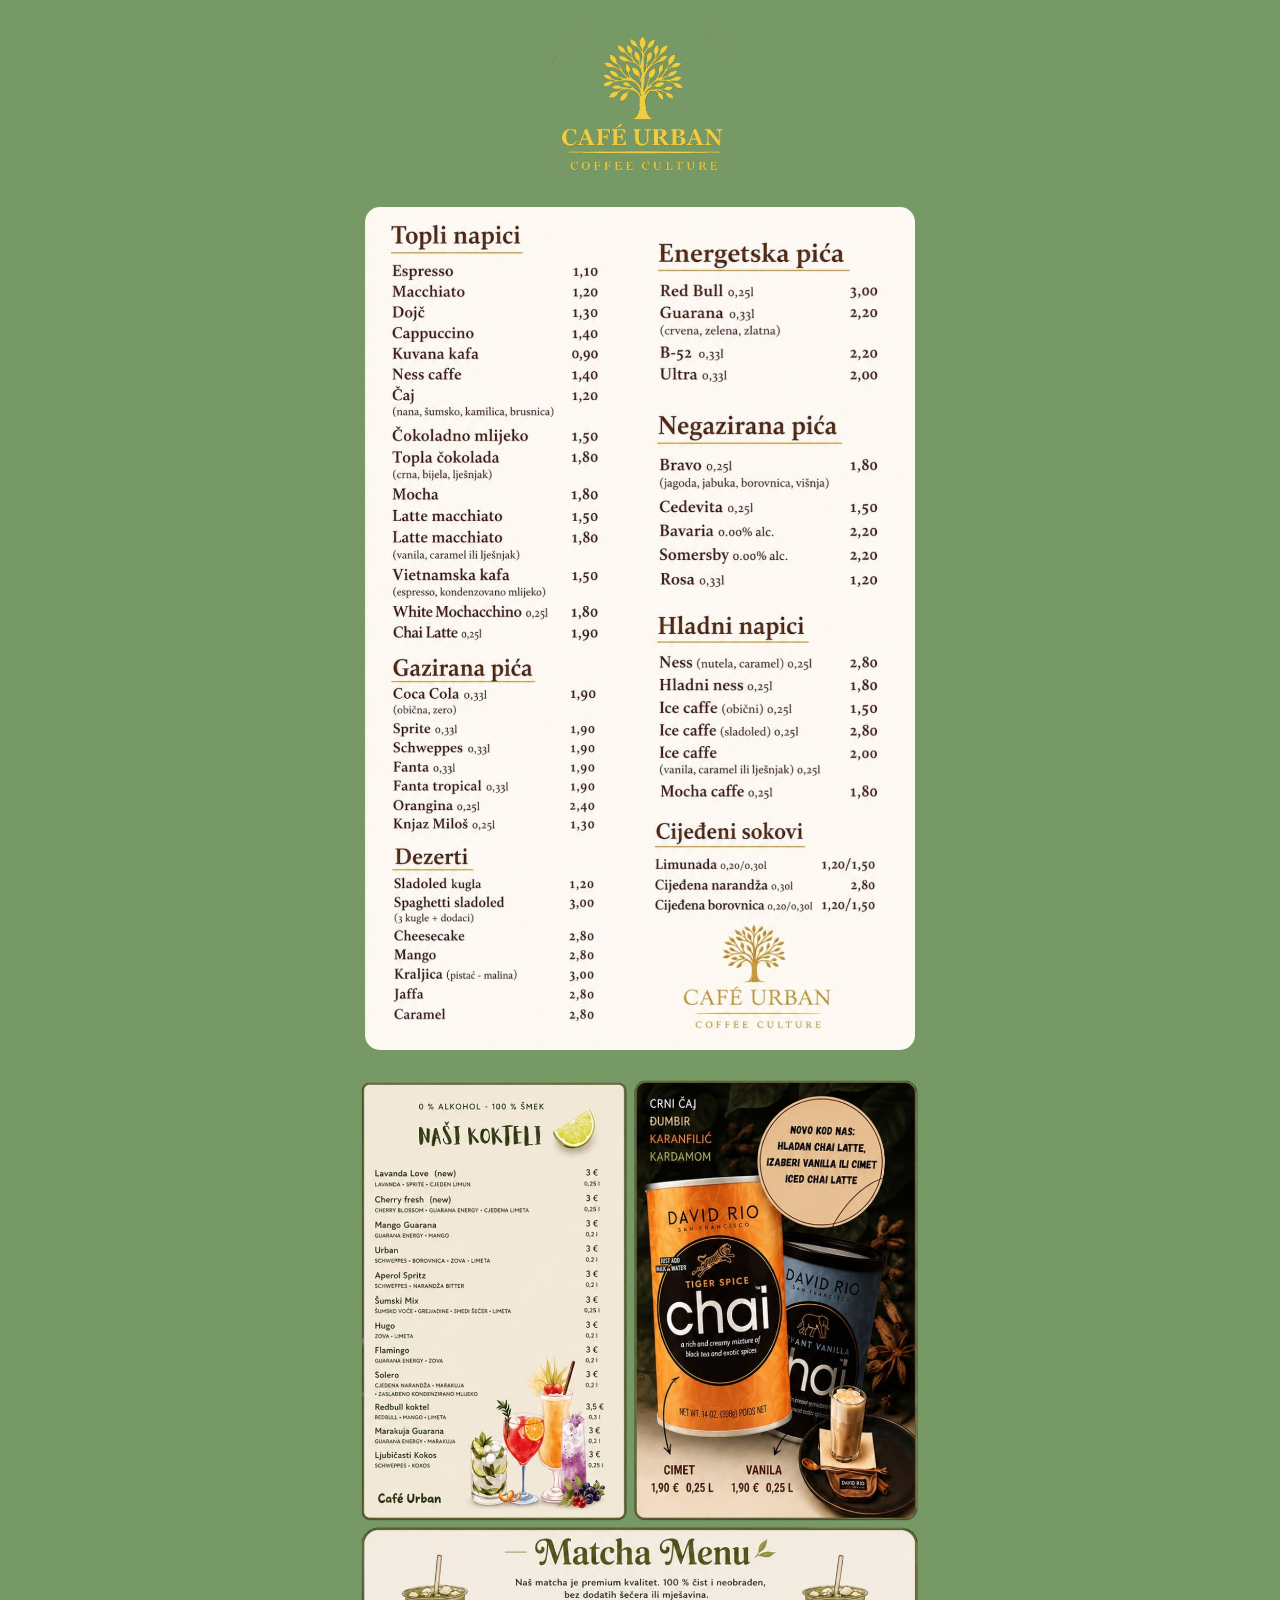
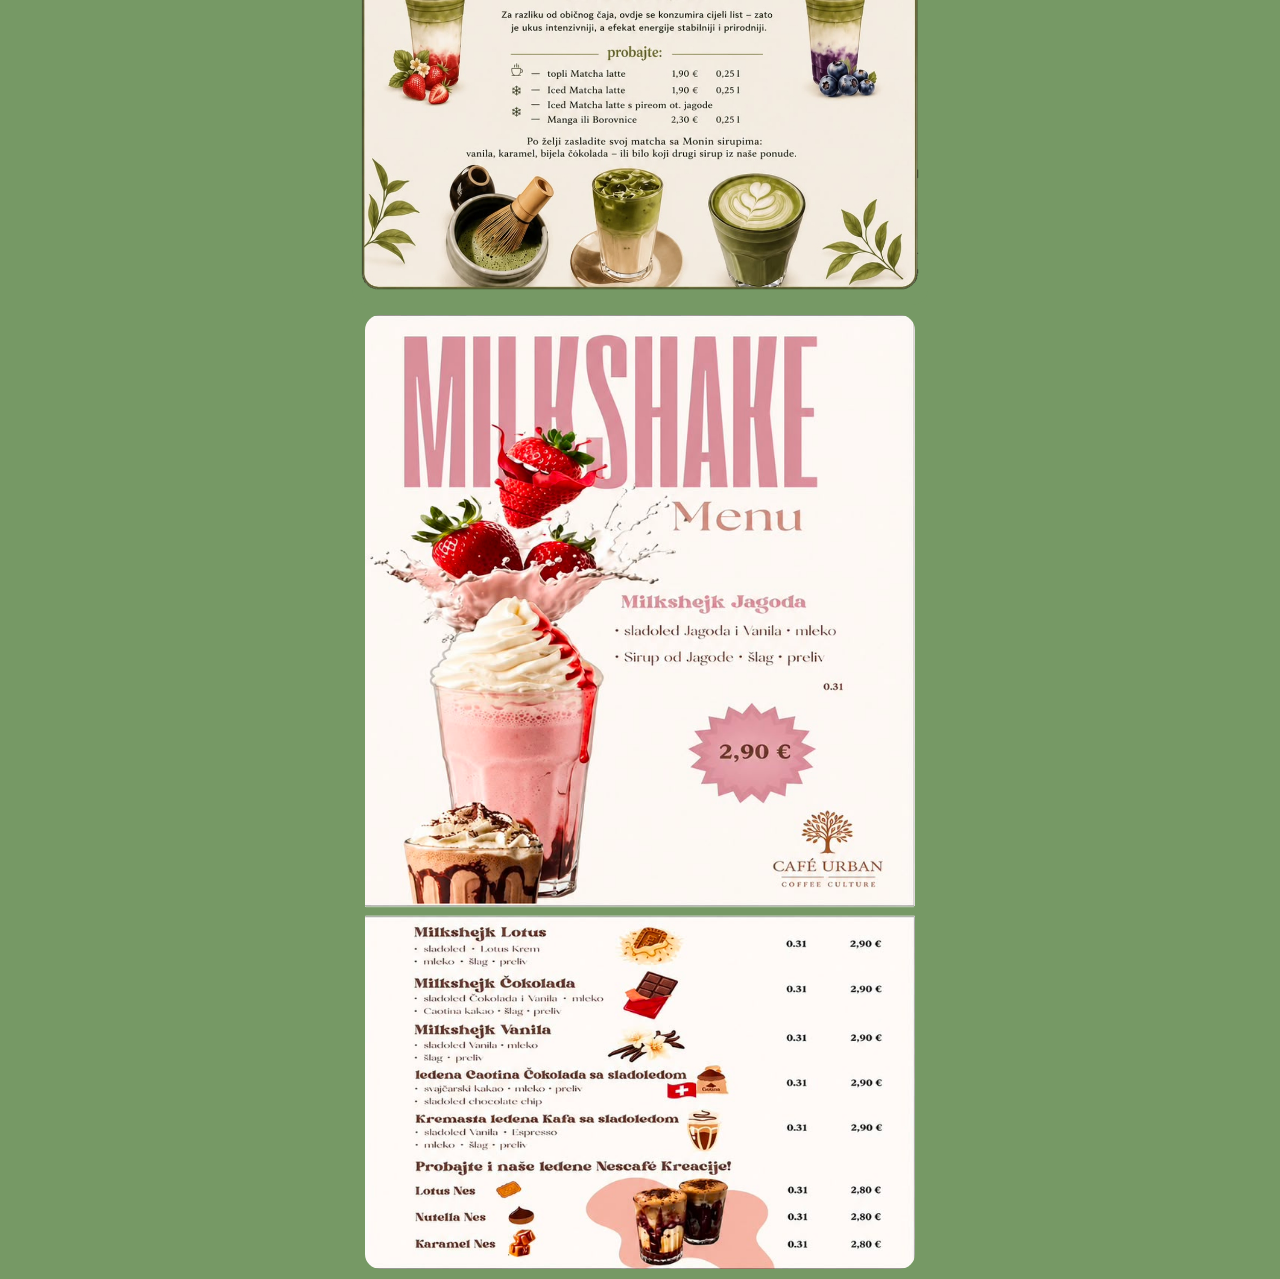
<file: index.html>
<!DOCTYPE html>
<html lang="en">
<head>
    <meta charset="UTF-8">
    <meta name="viewport" content="width=device-width, initial-scale=1.0">
    <title>meni</title>
    <link href="https://cdn.jsdelivr.net/npm/bootstrap@5.3.3/dist/css/bootstrap.min.css" rel="stylesheet">

    <link rel="stylesheet" href="style.css">
</head>

<body>

    <div class="container text-center">

        <header class="logo-section">
            <img src="logo.png" alt="Logo" class="logo">
        </header>


        <main>
            <img src="meni.jpg" alt="Cjenovnik" class="menu-image">
             <img src="meni2.png" alt="Cjenovnik" class="menu-image1">
              <img src="meni3.png" alt="Cjenovnik" class="menu-image2">
        </main>

    </div>
</body>
</html>
</file>
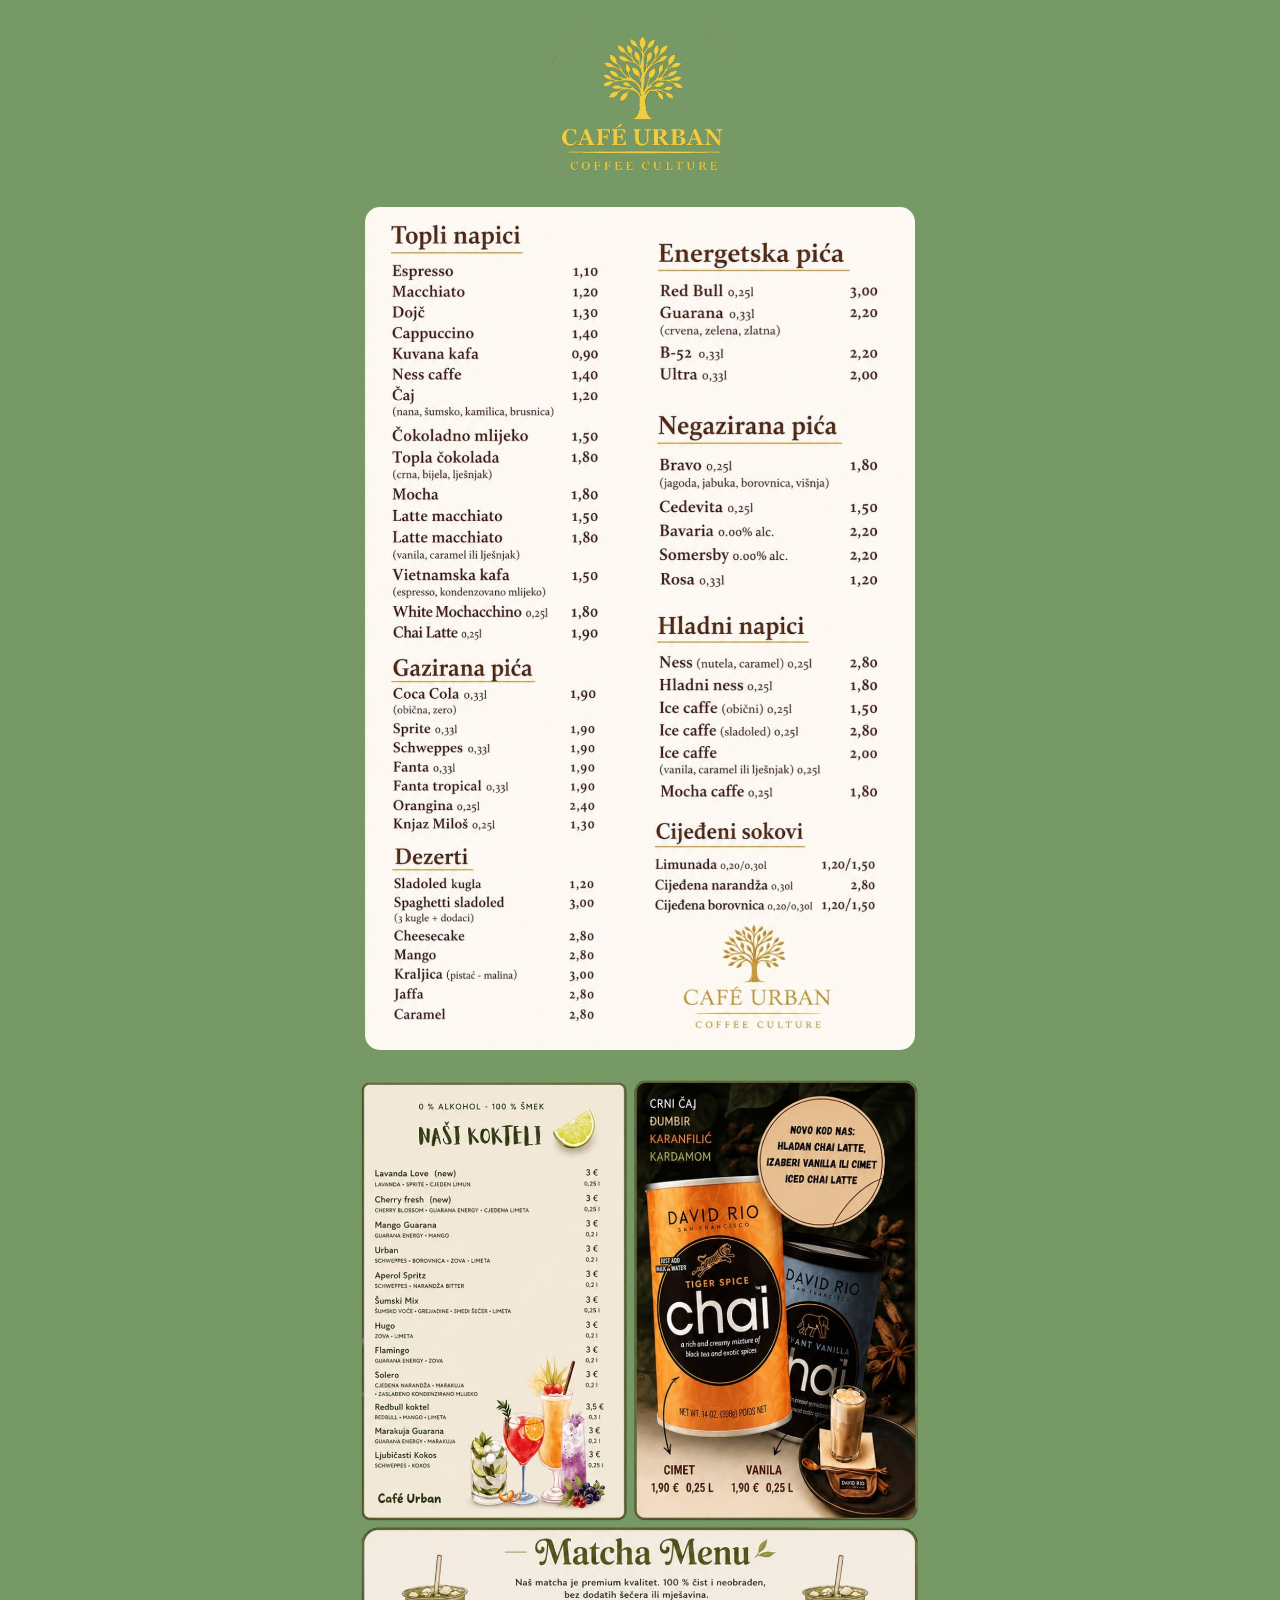
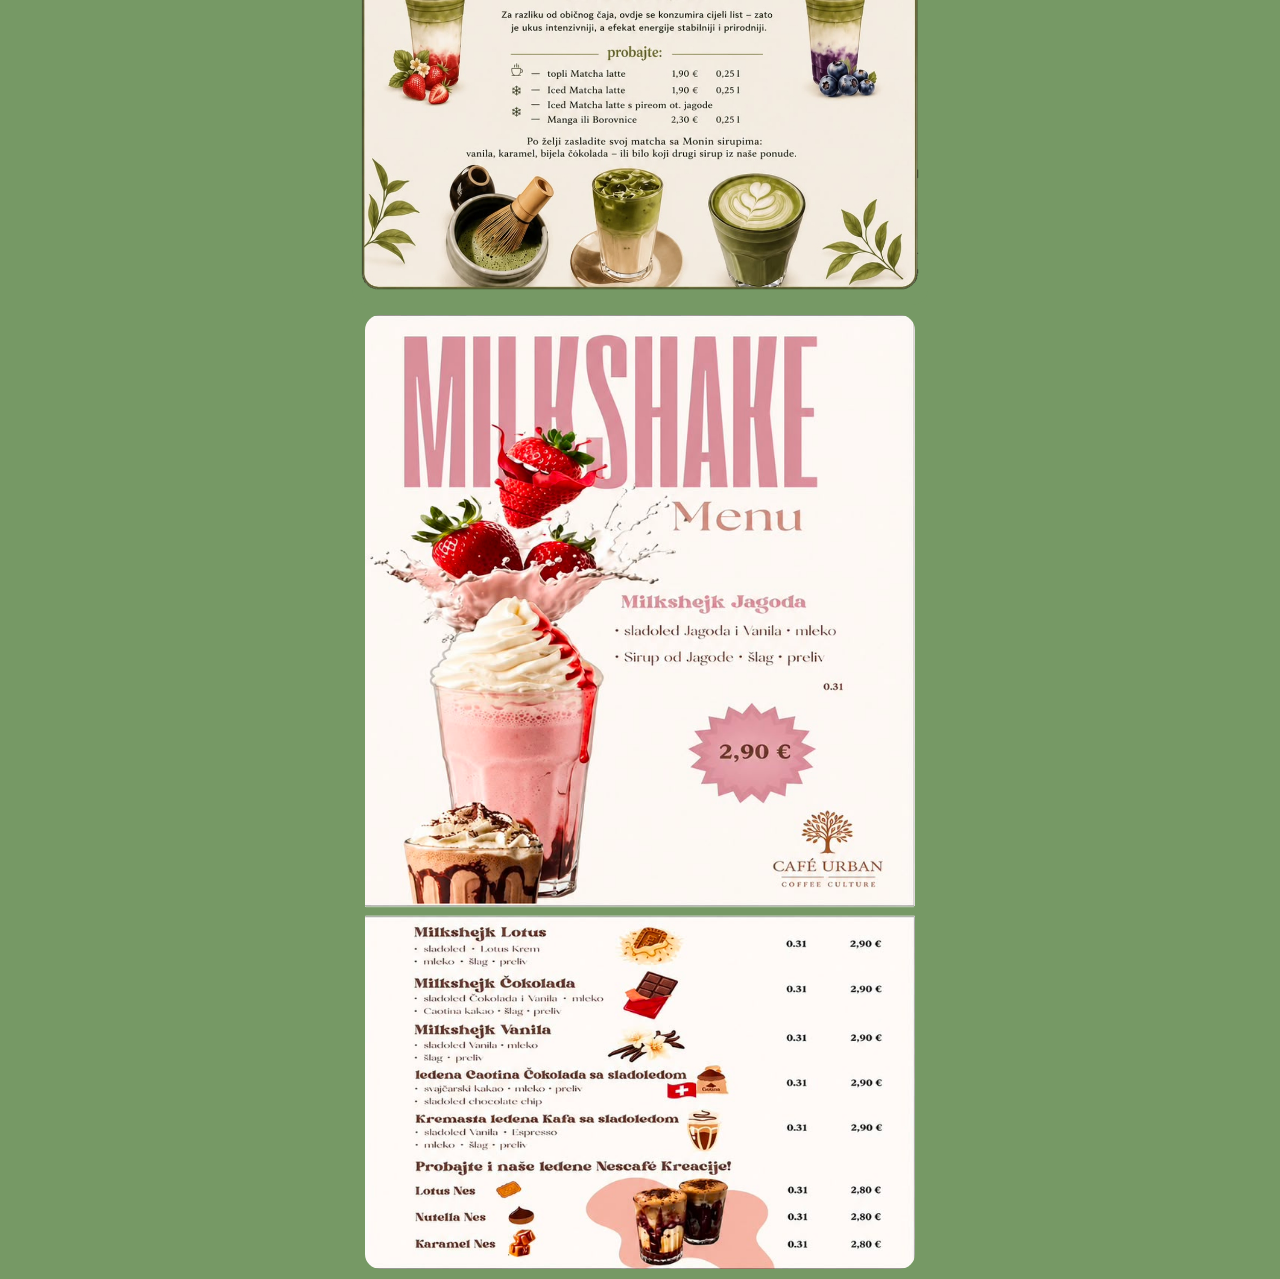
<file: meni.html>
<!DOCTYPE html>
<html lang="en">
<head>
    <meta charset="UTF-8">
    <meta name="viewport" content="width=device-width, initial-scale=1.0">
    <title>meni</title>
    <link href="https://cdn.jsdelivr.net/npm/bootstrap@5.3.3/dist/css/bootstrap.min.css" rel="stylesheet">

    <link rel="stylesheet" href="style.css">
</head>

<body>

    <div class="container text-center">

        <header class="logo-section">
            <img src="logo.png" alt="Logo" class="logo">
        </header>


        <main>
            <img src="meni.jpg" alt="Cjenovnik" class="menu-image">
             <img src="meni2.png" alt="Cjenovnik" class="menu-image1">
              <img src="meni3.png" alt="Cjenovnik" class="menu-image2">
        </main>

    </div>
</body>
</html>
</file>
<file: style.css>
body {
 background-color: #769965;
     min-height: 100vh;
    font-family: Arial, sans-serif;
}


.container {
    max-width: 600px;
}



.logo-section {
    padding: 30px 0;
}


.logo {
    max-width: 180px;
    height: auto;
}


.menu-image {
    background-color: #769965;
    width: 100%;
    max-width: 550px;
    border-radius: 15px;
}
.menu-image1 {
    background-color: #769965;
    margin-top: 10px;
    width: 100%;
    max-width: 650px;
    border-radius: 15px;
    margin-bottom: 10px;
}
.menu-image2{
background-color: #769965;
    width: 100%;
    max-width: 550px;
    border-radius: 15px;
    margin-bottom: 10px;
}
</file>
